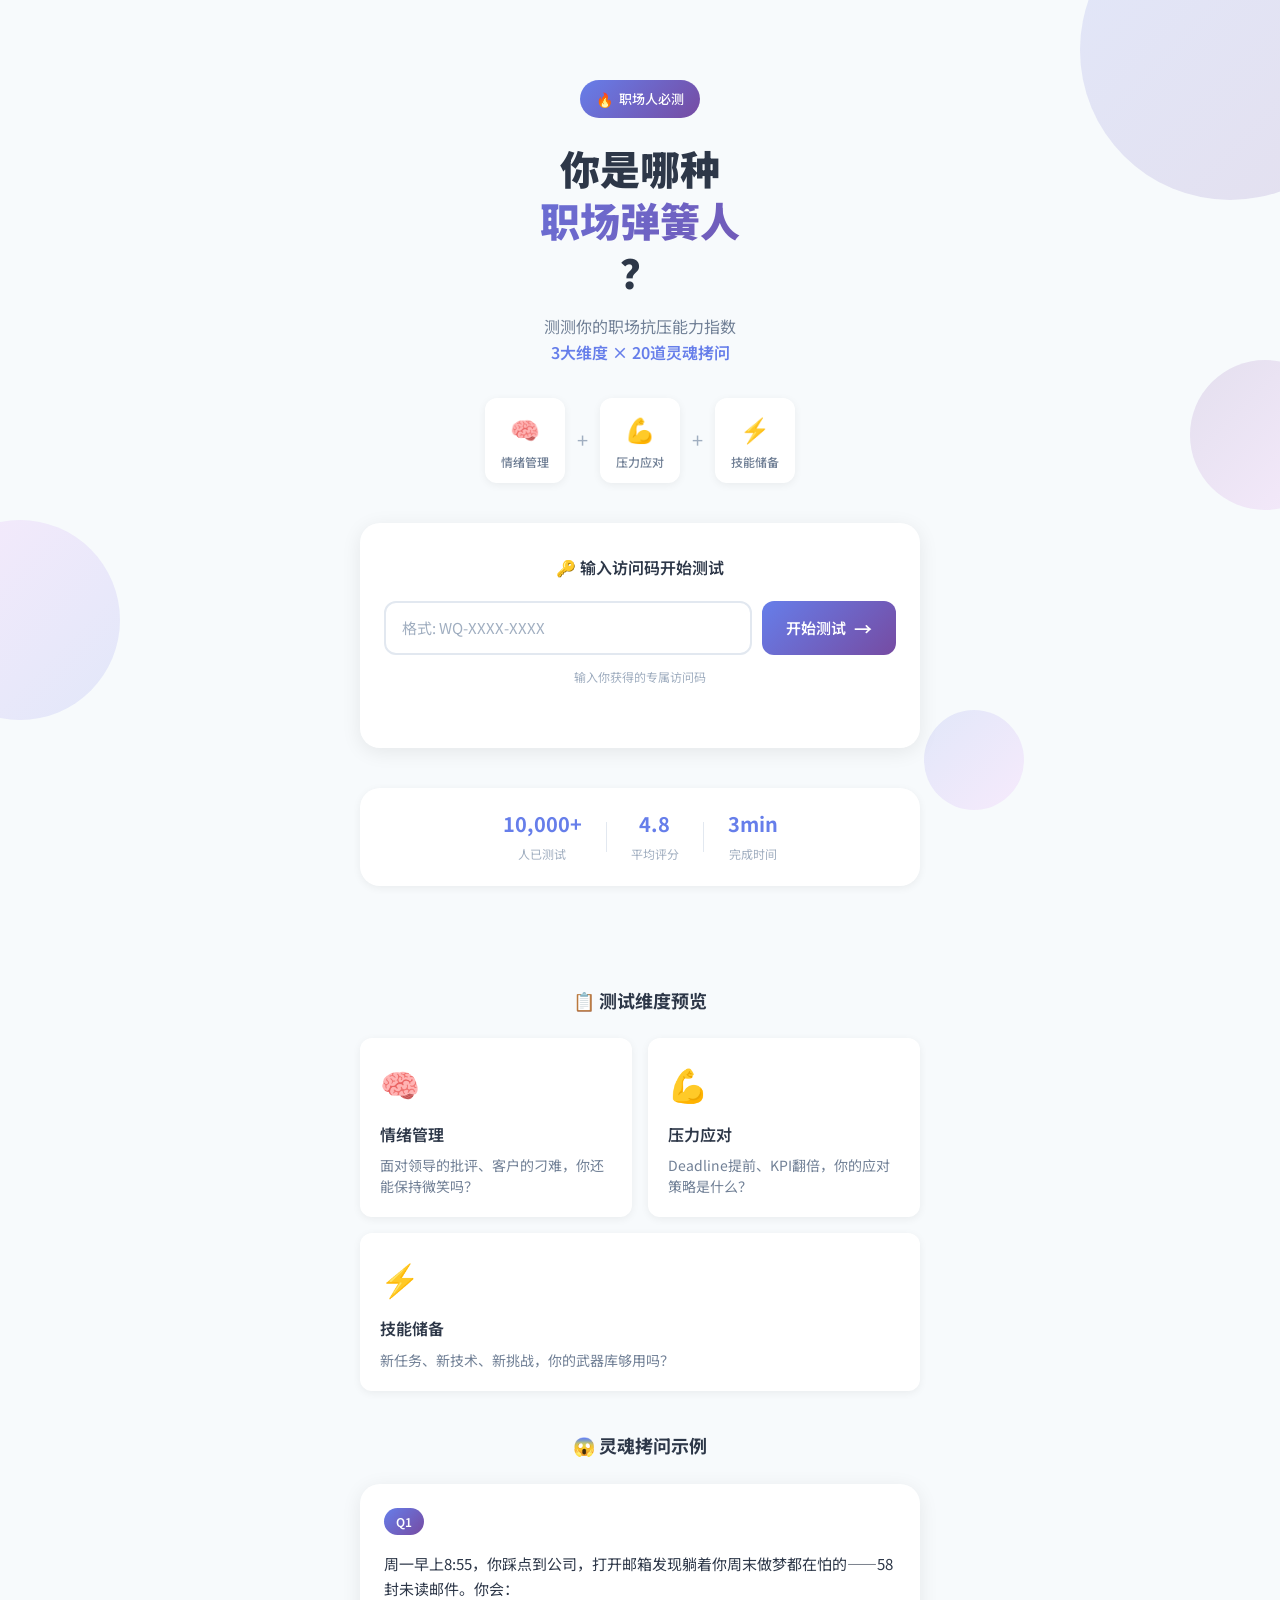
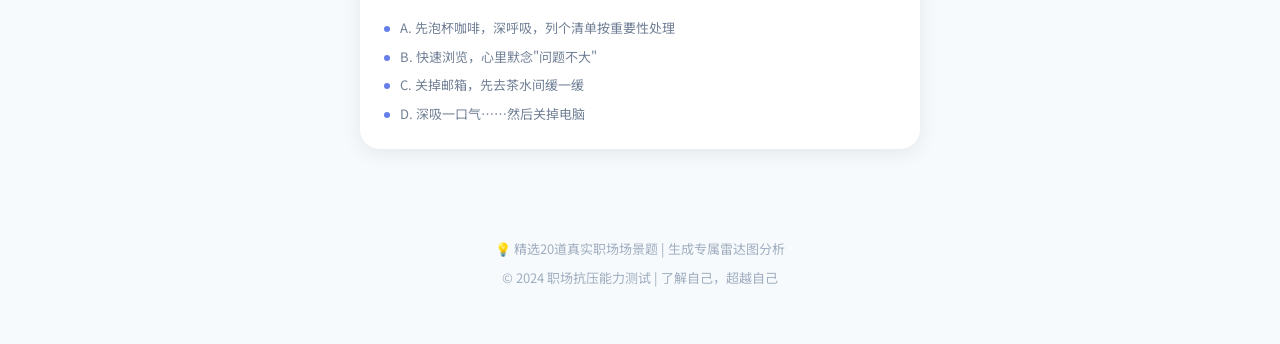
<file: index.html>
<!DOCTYPE html>
<html lang="zh-CN">
<head>
    <meta charset="UTF-8">
    <meta name="viewport" content="width=device-width, initial-scale=1.0">
    <title>职场抗压能力测试 - 你是哪种职场弹簧人？</title>
    <link rel="stylesheet" href="assets/style.css">
    <link href="https://fonts.googleapis.com/css2?family=Noto+Sans+SC:wght@300;400;500;700;900&display=swap" rel="stylesheet">
</head>
<body>
    <div class="container">
        <!-- 背景装饰 -->
        <div class="bg-decoration">
            <div class="floating-shape shape-1"></div>
            <div class="floating-shape shape-2"></div>
            <div class="floating-shape shape-3"></div>
            <div class="floating-shape shape-4"></div>
        </div>

        <!-- 主内容区 -->
        <main class="hero-section">
            <div class="badge">
                <span class="badge-icon">🔥</span>
                <span class="badge-text">职场人必测</span>
            </div>

            <h1 class="main-title">
                <span class="title-line">你是哪种</span>
                <span class="title-highlight">职场弹簧人</span>
                <span class="title-line">？</span>
            </h1>

            <p class="subtitle">
                测测你的职场抗压能力指数<br>
                <span class="highlight-text">3大维度 × 20道灵魂拷问</span>
            </p>

            <div class="features">
                <div class="feature-item">
                    <span class="feature-icon">🧠</span>
                    <span>情绪管理</span>
                </div>
                <div class="feature-divider">+</div>
                <div class="feature-item">
                    <span class="feature-icon">💪</span>
                    <span>压力应对</span>
                </div>
                <div class="feature-divider">+</div>
                <div class="feature-item">
                    <span class="feature-icon">⚡</span>
                    <span>技能储备</span>
                </div>
            </div>

            <!-- 密码验证区域 -->
            <div class="password-section">
                <div class="password-box">
                    <h3 class="password-title">🔑 输入访问码开始测试</h3>
                    <div class="password-input-group">
                        <input type="text" id="accessCode" placeholder="格式: WQ-XXXX-XXXX" maxlength="12" autocomplete="off">
                        <button id="verifyBtn" class="verify-btn">
                            <span class="btn-text">开始测试</span>
                            <span class="btn-icon">→</span>
                        </button>
                    </div>
                    <p class="password-hint">输入你获得的专属访问码</p>
                    <p id="errorMsg" class="error-message"></p>
                </div>
            </div>

            <!-- 统计信息 -->
            <div class="stats-bar">
                <div class="stat-item">
                    <span class="stat-number">10,000+</span>
                    <span class="stat-label">人已测试</span>
                </div>
                <div class="stat-divider"></div>
                <div class="stat-item">
                    <span class="stat-number">4.8</span>
                    <span class="stat-label">平均评分</span>
                </div>
                <div class="stat-divider"></div>
                <div class="stat-item">
                    <span class="stat-number">3min</span>
                    <span class="stat-label">完成时间</span>
                </div>
            </div>
        </main>

        <!-- 预览区 -->
        <section class="preview-section">
            <h2 class="preview-title">📋 测试维度预览</h2>
            <div class="dimension-cards">
                <div class="dimension-card">
                    <div class="card-icon">🧠</div>
                    <h3>情绪管理</h3>
                    <p>面对领导的批评、客户的刁难，你还能保持微笑吗？</p>
                </div>
                <div class="dimension-card">
                    <div class="card-icon">💪</div>
                    <h3>压力应对</h3>
                    <p>Deadline提前、KPI翻倍，你的应对策略是什么？</p>
                </div>
                <div class="dimension-card">
                    <div class="card-icon">⚡</div>
                    <h3>技能储备</h3>
                    <p>新任务、新技术、新挑战，你的武器库够用吗？</p>
                </div>
            </div>
        </section>

        <!-- 题目标题预览 -->
        <section class="question-preview">
            <h2 class="preview-title">😱 灵魂拷问示例</h2>
            <div class="question-card">
                <div class="question-number">Q1</div>
                <div class="question-content">
                    <p>周一早上8:55，你踩点到公司，打开邮箱发现躺着你周末做梦都在怕的——58封未读邮件。你会：</p>
                </div>
                <div class="question-options-preview">
                    <span>A. 先泡杯咖啡，深呼吸，列个清单按重要性处理</span>
                    <span>B. 快速浏览，心里默念"问题不大"</span>
                    <span>C. 关掉邮箱，先去茶水间缓一缓</span>
                    <span>D. 深吸一口气……然后关掉电脑</span>
                </div>
            </div>
        </section>

        <!-- 底部信息 -->
        <footer class="footer">
            <p>💡 精选20道真实职场场景题 | 生成专属雷达图分析</p>
            <p class="copyright">© 2024 职场抗压能力测试 | 了解自己，超越自己</p>
        </footer>
    </div>

    <script src="assets/app.js"></script>
    <script>
        // 页面加载动画
        document.addEventListener('DOMContentLoaded', () => {
            document.body.classList.add('loaded');
        });

        // 密码验证
        document.getElementById('verifyBtn').addEventListener('click', verifyCode);
        document.getElementById('accessCode').addEventListener('keypress', (e) => {
            if (e.key === 'Enter') verifyCode();
        });

        async function verifyCode() {
            const code = document.getElementById('accessCode').value.trim().toUpperCase();
            const errorMsg = document.getElementById('errorMsg');
            const btn = document.getElementById('verifyBtn');

            if (!code) {
                errorMsg.textContent = '请输入访问码';
                return;
            }

            // 格式化验证
            const formatRegex = /^WQ-[A-Z0-9]{4}-[A-Z0-9]{4}$/;
            if (!formatRegex.test(code)) {
                errorMsg.textContent = '访问码格式错误，例：WQ-AB12-CD34';
                return;
            }

            btn.classList.add('loading');
            btn.disabled = true;

            try {
                const response = await fetch('/api/verify', {
                    method: 'POST',
                    headers: { 'Content-Type': 'application/json' },
                    body: JSON.stringify({ code })
                });

                const result = await response.json();

                if (result.success) {
                    // 存储到sessionStorage
                    sessionStorage.setItem('accessCode', code);
                    // 跳转到测试页面
                    window.location.href = 'quiz.html';
                } else {
                    errorMsg.textContent = result.message || '访问码无效或已使用';
                    btn.classList.remove('loading');
                    btn.disabled = false;
                }
            } catch (error) {
                // 开发环境下的离线模式
                console.log('API unavailable, using local verification');
                
                // 从codes.json读取验证
                try {
                    const res = await fetch('data/codes.json');
                    const data = await res.json();
                    
                    if (data.codes.includes(code) && !data.used_codes.includes(code)) {
                        sessionStorage.setItem('accessCode', code);
                        sessionStorage.setItem('usedCodes', JSON.stringify([...data.used_codes, code]));
                        window.location.href = 'quiz.html';
                    } else if (data.used_codes.includes(code)) {
                        errorMsg.textContent = '该访问码已被使用';
                    } else {
                        errorMsg.textContent = '访问码无效';
                    }
                } catch (e) {
                    errorMsg.textContent = '验证服务暂时不可用，请稍后重试';
                }
                
                btn.classList.remove('loading');
                btn.disabled = false;
            }
        }

        // 输入框格式化
        document.getElementById('accessCode').addEventListener('input', function(e) {
            let value = e.target.value.toUpperCase().replace(/[^A-Z0-9]/g, '');
            
            // 格式化 WQ-XXXX-XXXX
            if (value.length > 2) {
                value = value.substring(0, 2) + '-' + value.substring(2);
            }
            if (value.length > 7) {
                value = value.substring(0, 7) + '-' + value.substring(7);
            }
            if (value.length > 12) {
                value = value.substring(0, 12);
            }
            
            e.target.value = value;
        });
    </script>
</body>
</html>
</file>
<file: assets/style.css>
/* ================================================
   职场抗压能力测试 - 样式表
   ================================================ */

/* ========== 基础样式 ========== */
* {
    margin: 0;
    padding: 0;
    box-sizing: border-box;
}

:root {
    --primary: #667eea;
    --primary-dark: #5a67d8;
    --secondary: #764ba2;
    --accent: #f093fb;
    --success: #48bb78;
    --warning: #ed8936;
    --danger: #fc8181;
    --text-primary: #2d3748;
    --text-secondary: #718096;
    --text-light: #a0aec0;
    --bg-light: #f7fafc;
    --bg-card: #ffffff;
    --shadow-sm: 0 2px 8px rgba(0, 0, 0, 0.06);
    --shadow-md: 0 4px 20px rgba(0, 0, 0, 0.08);
    --shadow-lg: 0 10px 40px rgba(0, 0, 0, 0.12);
    --radius-sm: 8px;
    --radius-md: 12px;
    --radius-lg: 20px;
    --radius-xl: 28px;
}

body {
    font-family: 'Noto Sans SC', -apple-system, BlinkMacSystemFont, sans-serif;
    background: var(--bg-light);
    color: var(--text-primary);
    line-height: 1.6;
    overflow-x: hidden;
}

.container {
    max-width: 480px;
    margin: 0 auto;
    padding: 0 20px;
    position: relative;
}

/* ========== 背景装饰 ========== */
.bg-decoration {
    position: fixed;
    top: 0;
    left: 0;
    width: 100%;
    height: 100%;
    pointer-events: none;
    z-index: 0;
    overflow: hidden;
}

.floating-shape {
    position: absolute;
    border-radius: 50%;
    opacity: 0.15;
    animation: float 20s ease-in-out infinite;
}

.shape-1 {
    width: 300px;
    height: 300px;
    background: linear-gradient(135deg, var(--primary), var(--secondary));
    top: -100px;
    right: -100px;
    animation-delay: 0s;
}

.shape-2 {
    width: 200px;
    height: 200px;
    background: linear-gradient(135deg, var(--accent), var(--primary));
    bottom: 20%;
    left: -80px;
    animation-delay: -5s;
}

.shape-3 {
    width: 150px;
    height: 150px;
    background: linear-gradient(135deg, var(--secondary), var(--accent));
    top: 40%;
    right: -60px;
    animation-delay: -10s;
}

.shape-4 {
    width: 100px;
    height: 100px;
    background: linear-gradient(135deg, var(--primary), var(--accent));
    bottom: 10%;
    right: 20%;
    animation-delay: -15s;
}

@keyframes float {
    0%, 100% { transform: translate(0, 0) rotate(0deg); }
    25% { transform: translate(20px, -30px) rotate(5deg); }
    50% { transform: translate(-10px, 20px) rotate(-5deg); }
    75% { transform: translate(30px, 10px) rotate(3deg); }
}

/* ========== 首页样式 ========== */
.hero-section {
    position: relative;
    z-index: 1;
    padding: 60px 0 40px;
    text-align: center;
}

.badge {
    display: inline-flex;
    align-items: center;
    gap: 6px;
    background: linear-gradient(135deg, var(--primary), var(--secondary));
    color: white;
    padding: 8px 16px;
    border-radius: 50px;
    font-size: 13px;
    font-weight: 500;
    margin-bottom: 24px;
    animation: slideDown 0.6s ease-out;
}

.badge-icon {
    font-size: 14px;
}

@keyframes slideDown {
    from {
        opacity: 0;
        transform: translateY(-20px);
    }
    to {
        opacity: 1;
        transform: translateY(0);
    }
}

.main-title {
    font-size: 32px;
    font-weight: 900;
    line-height: 1.3;
    margin-bottom: 16px;
    animation: fadeIn 0.8s ease-out 0.2s both;
}

.title-line {
    display: block;
    color: var(--text-primary);
}

.title-highlight {
    display: block;
    background: linear-gradient(135deg, var(--primary), var(--secondary));
    -webkit-background-clip: text;
    -webkit-text-fill-color: transparent;
    background-clip: text;
}

.subtitle {
    font-size: 16px;
    color: var(--text-secondary);
    margin-bottom: 32px;
    animation: fadeIn 0.8s ease-out 0.4s both;
}

.highlight-text {
    color: var(--primary);
    font-weight: 600;
}

.features {
    display: flex;
    justify-content: center;
    align-items: center;
    gap: 12px;
    margin-bottom: 40px;
    animation: fadeIn 0.8s ease-out 0.6s both;
}

.feature-item {
    display: flex;
    flex-direction: column;
    align-items: center;
    gap: 4px;
    padding: 12px 16px;
    background: white;
    border-radius: var(--radius-md);
    box-shadow: var(--shadow-sm);
}

.feature-icon {
    font-size: 24px;
}

.feature-item span:last-child {
    font-size: 12px;
    font-weight: 500;
    color: var(--text-secondary);
}

.feature-divider {
    color: var(--text-light);
    font-size: 20px;
}

/* ========== 密码验证区域 ========== */
.password-section {
    animation: fadeIn 0.8s ease-out 0.8s both;
}

.password-box {
    background: white;
    border-radius: var(--radius-lg);
    padding: 32px 24px;
    box-shadow: var(--shadow-md);
}

.password-title {
    font-size: 16px;
    font-weight: 600;
    margin-bottom: 20px;
    color: var(--text-primary);
}

.password-input-group {
    display: flex;
    gap: 10px;
}

.password-input-group input {
    flex: 1;
    padding: 14px 16px;
    border: 2px solid #e2e8f0;
    border-radius: var(--radius-md);
    font-size: 15px;
    font-family: inherit;
    transition: all 0.3s ease;
    text-transform: uppercase;
    letter-spacing: 1px;
}

.password-input-group input:focus {
    outline: none;
    border-color: var(--primary);
    box-shadow: 0 0 0 3px rgba(102, 126, 234, 0.15);
}

.password-input-group input::placeholder {
    text-transform: none;
    letter-spacing: normal;
    color: var(--text-light);
}

.verify-btn {
    display: flex;
    align-items: center;
    gap: 8px;
    padding: 14px 24px;
    background: linear-gradient(135deg, var(--primary), var(--secondary));
    color: white;
    border: none;
    border-radius: var(--radius-md);
    font-size: 15px;
    font-weight: 600;
    font-family: inherit;
    cursor: pointer;
    transition: all 0.3s ease;
}

.verify-btn:hover {
    transform: translateY(-2px);
    box-shadow: 0 4px 15px rgba(102, 126, 234, 0.4);
}

.verify-btn:active {
    transform: translateY(0);
}

.verify-btn.loading {
    opacity: 0.8;
    pointer-events: none;
}

.verify-btn.loading .btn-text {
    display: none;
}

.verify-btn.loading .btn-icon {
    animation: spin 1s linear infinite;
}

@keyframes spin {
    from { transform: rotate(0deg); }
    to { transform: rotate(360deg); }
}

.password-hint {
    font-size: 12px;
    color: var(--text-light);
    margin-top: 12px;
}

.error-message {
    font-size: 13px;
    color: var(--danger);
    margin-top: 10px;
    min-height: 20px;
}

/* ========== 统计信息 ========== */
.stats-bar {
    display: flex;
    justify-content: center;
    align-items: center;
    gap: 24px;
    margin-top: 40px;
    padding: 20px;
    background: white;
    border-radius: var(--radius-lg);
    box-shadow: var(--shadow-sm);
    animation: fadeIn 0.8s ease-out 1s both;
}

.stat-item {
    text-align: center;
}

.stat-number {
    display: block;
    font-size: 20px;
    font-weight: 700;
    color: var(--primary);
}

.stat-label {
    font-size: 12px;
    color: var(--text-light);
}

.stat-divider {
    width: 1px;
    height: 30px;
    background: #e2e8f0;
}

/* ========== 预览区域 ========== */
.preview-section {
    position: relative;
    z-index: 1;
    padding: 40px 0;
}

.preview-title {
    font-size: 18px;
    font-weight: 700;
    text-align: center;
    margin-bottom: 24px;
    color: var(--text-primary);
}

.dimension-cards {
    display: flex;
    flex-direction: column;
    gap: 16px;
}

.dimension-card {
    background: white;
    border-radius: var(--radius-md);
    padding: 20px;
    box-shadow: var(--shadow-sm);
    text-align: left;
    transition: all 0.3s ease;
}

.dimension-card:hover {
    transform: translateY(-3px);
    box-shadow: var(--shadow-md);
}

.card-icon {
    font-size: 32px;
    margin-bottom: 12px;
}

.dimension-card h3 {
    font-size: 16px;
    font-weight: 600;
    margin-bottom: 8px;
    color: var(--text-primary);
}

.dimension-card p {
    font-size: 14px;
    color: var(--text-secondary);
    line-height: 1.5;
}

/* ========== 题目标题预览 ========== */
.question-preview {
    position: relative;
    z-index: 1;
    padding: 0 0 60px;
}

.question-card {
    background: white;
    border-radius: var(--radius-lg);
    padding: 24px;
    box-shadow: var(--shadow-md);
}

.question-number {
    display: inline-block;
    background: linear-gradient(135deg, var(--primary), var(--secondary));
    color: white;
    padding: 4px 12px;
    border-radius: 50px;
    font-size: 12px;
    font-weight: 600;
    margin-bottom: 16px;
}

.question-content p {
    font-size: 15px;
    line-height: 1.7;
    color: var(--text-primary);
    margin-bottom: 16px;
}

.question-options-preview {
    display: flex;
    flex-direction: column;
    gap: 8px;
}

.question-options-preview span {
    font-size: 13px;
    color: var(--text-secondary);
    padding-left: 16px;
    position: relative;
}

.question-options-preview span::before {
    content: '';
    position: absolute;
    left: 0;
    top: 8px;
    width: 6px;
    height: 6px;
    background: var(--primary);
    border-radius: 50%;
}

/* ========== 页脚 ========== */
.footer {
    position: relative;
    z-index: 1;
    text-align: center;
    padding: 30px 0;
    color: var(--text-light);
    font-size: 13px;
}

.footer p:first-child {
    margin-bottom: 8px;
}

/* ========== 动画 ========== */
@keyframes fadeIn {
    from {
        opacity: 0;
        transform: translateY(20px);
    }
    to {
        opacity: 1;
        transform: translateY(0);
    }
}

body.loaded .hero-section > * {
    animation-play-state: running;
}

/* ================================================
   测评页面样式
   ================================================ */

.quiz-page {
    background: linear-gradient(180deg, #f0f2ff 0%, #f7fafc 100%);
    min-height: 100vh;
}

/* 头部 */
.quiz-header {
    position: sticky;
    top: 0;
    background: white;
    z-index: 100;
    box-shadow: var(--shadow-sm);
}

.header-content {
    display: flex;
    justify-content: space-between;
    align-items: center;
    padding: 16px 20px;
}

.logo {
    display: flex;
    align-items: center;
    gap: 8px;
}

.logo-icon {
    font-size: 24px;
}

.logo-text {
    font-size: 15px;
    font-weight: 600;
    color: var(--text-primary);
}

.progress-info {
    font-size: 14px;
    color: var(--text-secondary);
}

.progress-info strong {
    color: var(--primary);
    font-weight: 700;
}

.progress-bar-container {
    height: 4px;
    background: #e2e8f0;
}

.progress-bar {
    height: 100%;
    background: linear-gradient(90deg, var(--primary), var(--secondary));
    width: 0;
    transition: width 0.5s ease;
}

/* 维度标签 */
.dimension-badge {
    display: inline-flex;
    align-items: center;
    gap: 6px;
    background: white;
    padding: 8px 16px;
    border-radius: 50px;
    box-shadow: var(--shadow-sm);
    margin: 20px 0;
    font-size: 13px;
    font-weight: 500;
}

.dimension-icon {
    font-size: 16px;
}

/* 主内容区 */
.quiz-main {
    padding: 0 20px 40px;
    max-width: 480px;
    margin: 0 auto;
}

/* 题目卡片 */
.question-card-main {
    background: white;
    border-radius: var(--radius-xl);
    padding: 28px 24px;
    box-shadow: var(--shadow-md);
    margin-bottom: 24px;
    opacity: 0;
    transform: translateY(20px);
    transition: all 0.4s ease;
}

.question-card-main.animate-in {
    opacity: 1;
    transform: translateY(0);
}

.question-number-badge {
    display: inline-block;
    background: linear-gradient(135deg, var(--primary), var(--secondary));
    color: white;
    padding: 6px 14px;
    border-radius: 50px;
    font-size: 14px;
    font-weight: 700;
    margin-bottom: 20px;
}

.scenario-container {
    margin-bottom: 24px;
}

.scenario-text {
    font-size: 16px;
    line-height: 1.8;
    color: var(--text-primary);
}

/* 选项 */
.options-container {
    display: flex;
    flex-direction: column;
    gap: 12px;
}

.option-item {
    display: flex;
    align-items: flex-start;
    gap: 12px;
    padding: 16px;
    background: var(--bg-light);
    border-radius: var(--radius-md);
    cursor: pointer;
    transition: all 0.3s ease;
    border: 2px solid transparent;
    opacity: 0;
    transform: translateX(-20px);
}

.option-item.animate-in {
    opacity: 1;
    transform: translateX(0);
}

.option-item:hover {
    background: #eef2ff;
    border-color: var(--primary);
}

.option-item.selected {
    background: linear-gradient(135deg, rgba(102, 126, 234, 0.1), rgba(118, 75, 162, 0.1));
    border-color: var(--primary);
}

.option-item.pulse {
    animation: optionPulse 0.2s ease;
}

@keyframes optionPulse {
    50% { transform: scale(1.02); }
}

.option-label {
    flex-shrink: 0;
    width: 28px;
    height: 28px;
    display: flex;
    align-items: center;
    justify-content: center;
    background: white;
    border-radius: 50%;
    font-size: 13px;
    font-weight: 600;
    color: var(--text-secondary);
    transition: all 0.3s ease;
}

.option-item.selected .option-label {
    background: var(--primary);
    color: white;
}

.option-text {
    flex: 1;
    font-size: 14px;
    line-height: 1.6;
    color: var(--text-primary);
}

.option-check {
    flex-shrink: 0;
    width: 24px;
    height: 24px;
    display: flex;
    align-items: center;
    justify-content: center;
    color: var(--primary);
    font-size: 16px;
    opacity: 0;
    transform: scale(0);
    transition: all 0.3s ease;
}

.option-item.selected .option-check {
    opacity: 1;
    transform: scale(1);
}

/* 导航按钮 */
.quiz-nav {
    display: flex;
    gap: 12px;
    margin-bottom: 24px;
}

.nav-btn {
    flex: 1;
    display: flex;
    align-items: center;
    justify-content: center;
    gap: 8px;
    padding: 16px;
    border: none;
    border-radius: var(--radius-md);
    font-size: 15px;
    font-weight: 600;
    font-family: inherit;
    cursor: pointer;
    transition: all 0.3s ease;
}

.prev-btn {
    background: white;
    color: var(--text-secondary);
    box-shadow: var(--shadow-sm);
}

.prev-btn:hover:not(:disabled) {
    background: #f7fafc;
}

.prev-btn:disabled {
    opacity: 0.5;
    cursor: not-allowed;
}

.next-btn, .submit-btn {
    background: linear-gradient(135deg, var(--primary), var(--secondary));
    color: white;
}

.next-btn:hover:not(:disabled), .submit-btn:hover:not(:disabled) {
    transform: translateY(-2px);
    box-shadow: 0 4px 15px rgba(102, 126, 234, 0.4);
}

.next-btn:disabled, .submit-btn:disabled {
    opacity: 0.5;
    cursor: not-allowed;
    transform: none;
    box-shadow: none;
}

/* 答题进度指示器 */
.question-dots {
    display: flex;
    flex-wrap: wrap;
    justify-content: center;
    gap: 8px;
}

.dot {
    width: 10px;
    height: 10px;
    background: #e2e8f0;
    border-radius: 50%;
    cursor: pointer;
    transition: all 0.3s ease;
}

.dot:hover {
    background: var(--primary);
    transform: scale(1.2);
}

.dot.current {
    background: var(--primary);
    transform: scale(1.3);
}

.dot.answered {
    background: var(--secondary);
}

/* 退出模态框 */
.exit-modal {
    position: fixed;
    top: 0;
    left: 0;
    width: 100%;
    height: 100%;
    background: rgba(0, 0, 0, 0.5);
    display: flex;
    align-items: center;
    justify-content: center;
    z-index: 1000;
    opacity: 0;
    visibility: hidden;
    transition: all 0.3s ease;
}

.exit-modal.show {
    opacity: 1;
    visibility: visible;
}

.modal-content {
    background: white;
    border-radius: var(--radius-lg);
    padding: 32px;
    text-align: center;
    max-width: 320px;
    transform: scale(0.9);
    transition: transform 0.3s ease;
}

.exit-modal.show .modal-content {
    transform: scale(1);
}

.modal-content h3 {
    font-size: 18px;
    margin-bottom: 8px;
}

.modal-content p {
    font-size: 14px;
    color: var(--text-secondary);
    margin-bottom: 24px;
}

.modal-buttons {
    display: flex;
    gap: 12px;
}

.modal-btn {
    flex: 1;
    padding: 12px;
    border: none;
    border-radius: var(--radius-md);
    font-size: 14px;
    font-weight: 600;
    font-family: inherit;
    cursor: pointer;
}

.modal-btn.cancel {
    background: #e2e8f0;
    color: var(--text-secondary);
}

.modal-btn.confirm {
    background: var(--danger);
    color: white;
}

/* ================================================
   结果页面样式
   ================================================ */

.result-page {
    background: linear-gradient(180deg, #f0f2ff 0%, #f7fafc 100%);
    min-height: 100vh;
    padding-bottom: 40px;
}

.result-header {
    background: white;
    padding: 20px;
    box-shadow: var(--shadow-sm);
}

.header-top {
    margin-bottom: 16px;
}

.back-btn {
    font-size: 14px;
    color: var(--primary);
    cursor: pointer;
    transition: color 0.3s ease;
}

.back-btn:hover {
    color: var(--primary-dark);
}

.header-content {
    text-align: center;
}

.result-badge {
    display: inline-block;
    background: linear-gradient(135deg, rgba(102, 126, 234, 0.1), rgba(118, 75, 162, 0.1));
    color: var(--primary);
    padding: 6px 16px;
    border-radius: 50px;
    font-size: 13px;
    font-weight: 600;
    margin-bottom: 12px;
}

.result-title {
    font-size: 24px;
    font-weight: 700;
    color: var(--text-primary);
}

.result-title.loading-dots::after {
    content: '';
    animation: dots 1.5s infinite;
}

@keyframes dots {
    0%, 20% { content: ''; }
    40% { content: '.'; }
    60% { content: '..'; }
    80%, 100% { content: '...'; }
}

/* 主要结果卡片 */
.result-main {
    max-width: 480px;
    margin: 0 auto;
    padding: 24px 20px;
}

/* 总分卡片 */
.score-card {
    background: white;
    border-radius: var(--radius-xl);
    padding: 32px 24px;
    box-shadow: var(--shadow-md);
    margin-bottom: 20px;
    text-align: center;
}

.score-main {
    display: flex;
    flex-direction: column;
    align-items: center;
    gap: 24px;
}

.score-circle {
    position: relative;
    width: 160px;
    height: 160px;
}

.score-ring {
    transform: rotate(-90deg);
}

.ring-bg {
    fill: none;
    stroke: #e2e8f0;
    stroke-width: 12;
}

.ring-progress {
    fill: none;
    stroke-width: 12;
    stroke-linecap: round;
}

.score-inner {
    position: absolute;
    top: 50%;
    left: 50%;
    transform: translate(-50%, -50%);
    text-align: center;
}

.score-number {
    display: block;
    font-size: 48px;
    font-weight: 900;
    background: linear-gradient(135deg, var(--primary), var(--secondary));
    -webkit-background-clip: text;
    -webkit-text-fill-color: transparent;
    background-clip: text;
    line-height: 1;
}

.score-label {
    font-size: 14px;
    color: var(--text-light);
    margin-top: 4px;
}

.score-info {
    text-align: center;
}

.title-badge {
    display: inline-flex;
    align-items: center;
    gap: 8px;
    background: linear-gradient(135deg, var(--primary), var(--secondary));
    color: white;
    padding: 10px 20px;
    border-radius: 50px;
    margin-bottom: 12px;
}

.title-emoji {
    font-size: 20px;
}

.title-text {
    font-size: 16px;
    font-weight: 700;
}

.title-desc {
    font-size: 14px;
    color: var(--text-secondary);
    line-height: 1.6;
    max-width: 300px;
}

/* 雷达图卡片 */
.radar-card {
    background: white;
    border-radius: var(--radius-xl);
    padding: 24px;
    box-shadow: var(--shadow-md);
    margin-bottom: 20px;
}

.card-title {
    display: flex;
    align-items: center;
    gap: 8px;
    font-size: 16px;
    font-weight: 700;
    margin-bottom: 20px;
    color: var(--text-primary);
}

.title-icon {
    font-size: 20px;
}

.radar-container {
    width: 100%;
}

/* 维度分析卡片 */
.analysis-cards {
    display: flex;
    flex-direction: column;
    gap: 16px;
    margin-bottom: 20px;
}

.analysis-card {
    background: white;
    border-radius: var(--radius-xl);
    padding: 24px;
    box-shadow: var(--shadow-md);
    opacity: 0;
    transform: translateY(20px);
    animation: slideUp 0.6s ease forwards;
}

@keyframes slideUp {
    to {
        opacity: 1;
        transform: translateY(0);
    }
}

.analysis-header {
    display: flex;
    align-items: center;
    gap: 10px;
    margin-bottom: 16px;
    flex-wrap: wrap;
}

.analysis-icon {
    font-size: 24px;
}

.analysis-title {
    font-size: 16px;
    font-weight: 700;
    color: var(--text-primary);
}

.analysis-score {
    font-size: 18px;
    font-weight: 700;
    color: var(--primary);
    margin-left: auto;
}

.analysis-level {
    font-size: 12px;
    padding: 4px 10px;
    border-radius: 50px;
    font-weight: 600;
}

.level-good {
    background: rgba(72, 187, 120, 0.15);
    color: var(--success);
}

.level-ok {
    background: rgba(237, 137, 54, 0.15);
    color: var(--warning);
}

.level-warn {
    background: rgba(252, 129, 129, 0.15);
    color: var(--danger);
}

.analysis-bar {
    height: 8px;
    background: #e2e8f0;
    border-radius: 4px;
    margin-bottom: 16px;
    overflow: hidden;
}

.bar-fill {
    height: 100%;
    background: linear-gradient(90deg, var(--primary), var(--secondary));
    border-radius: 4px;
    width: 0;
    transition: width 1s ease;
}

.analysis-desc {
    font-size: 14px;
    color: var(--text-secondary);
    line-height: 1.7;
    margin-bottom: 16px;
}

.analysis-tips {
    background: var(--bg-light);
    border-radius: var(--radius-md);
    padding: 16px;
}

.analysis-tips h4 {
    font-size: 13px;
    font-weight: 600;
    color: var(--text-primary);
    margin-bottom: 10px;
}

.analysis-tips ul {
    list-style: none;
}

.analysis-tips li {
    font-size: 13px;
    color: var(--text-secondary);
    padding: 6px 0;
    padding-left: 16px;
    position: relative;
}

.analysis-tips li::before {
    content: '•';
    position: absolute;
    left: 0;
    color: var(--primary);
}

/* 分享文案卡片 */
.share-card {
    background: white;
    border-radius: var(--radius-xl);
    padding: 24px;
    box-shadow: var(--shadow-md);
    margin-bottom: 20px;
}

.share-content {
    background: var(--bg-light);
    border-radius: var(--radius-md);
    padding: 20px;
    margin-bottom: 16px;
}

.share-text {
    font-size: 14px;
    line-height: 1.8;
    color: var(--text-primary);
    margin-bottom: 16px;
}

.copy-btn {
    width: 100%;
    display: flex;
    align-items: center;
    justify-content: center;
    gap: 8px;
    padding: 14px;
    background: linear-gradient(135deg, var(--primary), var(--secondary));
    color: white;
    border: none;
    border-radius: var(--radius-md);
    font-size: 15px;
    font-weight: 600;
    font-family: inherit;
    cursor: pointer;
    transition: all 0.3s ease;
}

.copy-btn:hover {
    transform: translateY(-2px);
    box-shadow: 0 4px 15px rgba(102, 126, 234, 0.4);
}

.share-preview {
    text-align: center;
}

.preview-hint {
    font-size: 12px;
    color: var(--text-light);
}

/* 操作按钮 */
.action-buttons {
    display: flex;
    gap: 12px;
    margin-bottom: 24px;
}

.action-btn {
    flex: 1;
    display: flex;
    align-items: center;
    justify-content: center;
    gap: 8px;
    padding: 16px;
    border: none;
    border-radius: var(--radius-md);
    font-size: 15px;
    font-weight: 600;
    font-family: inherit;
    cursor: pointer;
    transition: all 0.3s ease;
}

.retry-btn {
    background: white;
    color: var(--text-secondary);
    box-shadow: var(--shadow-sm);
}

.retry-btn:hover {
    background: #f7fafc;
}

.share-btn {
    background: linear-gradient(135deg, var(--primary), var(--secondary));
    color: white;
}

.share-btn:hover {
    transform: translateY(-2px);
    box-shadow: 0 4px 15px rgba(102, 126, 234, 0.4);
}

.btn-icon {
    font-size: 18px;
}

/* 图片提示 */
.image-tip {
    text-align: center;
    padding: 16px;
    background: rgba(102, 126, 234, 0.1);
    border-radius: var(--radius-md);
    margin-bottom: 20px;
}

.image-tip p {
    font-size: 13px;
    color: var(--primary);
}

/* 分享图片区域 */
.share-image-container {
    max-width: 480px;
    margin: 0 auto;
    padding: 0 20px 40px;
}

.share-image {
    border-radius: var(--radius-lg);
    overflow: hidden;
    box-shadow: var(--shadow-lg);
}

.share-img-content {
    padding: 32px 24px;
    color: white;
    text-align: center;
}

.share-img-badge {
    display: inline-block;
    background: rgba(255, 255, 255, 0.2);
    padding: 8px 16px;
    border-radius: 50px;
    font-size: 13px;
    margin-bottom: 24px;
}

.share-img-score {
    margin-bottom: 32px;
}

.share-img-score-circle {
    display: flex;
    flex-direction: column;
    align-items: center;
    margin-bottom: 16px;
}

.big-score {
    font-size: 72px;
    font-weight: 900;
    line-height: 1;
}

.score-unit {
    font-size: 18px;
    opacity: 0.8;
}

.share-img-title {
    display: flex;
    align-items: center;
    justify-content: center;
    gap: 10px;
    font-size: 20px;
    font-weight: 700;
}

.share-img-dimensions {
    display: flex;
    justify-content: center;
    gap: 24px;
    margin-bottom: 32px;
}

.dim-item {
    display: flex;
    flex-direction: column;
    align-items: center;
    gap: 4px;
}

.dim-icon {
    font-size: 24px;
    margin-bottom: 4px;
}

.dim-name {
    font-size: 12px;
    opacity: 0.8;
}

.dim-score {
    font-size: 20px;
    font-weight: 700;
}

.share-img-footer {
    font-size: 12px;
    opacity: 0.7;
    padding-top: 16px;
    border-top: 1px solid rgba(255, 255, 255, 0.2);
}

/* 结果页脚 */
.result-footer {
    text-align: center;
    padding: 30px 20px;
    color: var(--text-light);
    font-size: 13px;
}

.result-footer p:first-child {
    margin-bottom: 8px;
}

/* Toast 提示 */
.toast {
    position: fixed;
    top: 50%;
    left: 50%;
    transform: translate(-50%, -50%) scale(0.8);
    background: rgba(0, 0, 0, 0.8);
    color: white;
    padding: 16px 32px;
    border-radius: var(--radius-md);
    display: flex;
    align-items: center;
    gap: 10px;
    font-size: 14px;
    font-weight: 500;
    opacity: 0;
    visibility: hidden;
    transition: all 0.3s ease;
    z-index: 1000;
}

.toast.show {
    opacity: 1;
    visibility: visible;
    transform: translate(-50%, -50%) scale(1);
}

.toast-icon {
    font-size: 18px;
}

/* ========== 响应式 ========== */
@media (max-width: 380px) {
    .main-title {
        font-size: 26px;
    }
    
    .features {
        flex-wrap: wrap;
    }
    
    .feature-item {
        padding: 10px 12px;
    }
    
    .feature-icon {
        font-size: 20px;
    }
    
    .dimension-cards {
        gap: 12px;
    }
    
    .score-circle {
        width: 140px;
        height: 140px;
    }
    
    .score-number {
        font-size: 40px;
    }
    
    .share-img-dimensions {
        gap: 16px;
    }
    
    .big-score {
        font-size: 56px;
    }
}

@media (min-width: 768px) {
    .container {
        max-width: 600px;
    }
    
    .hero-section {
        padding: 80px 0 60px;
    }
    
    .main-title {
        font-size: 40px;
    }
    
    .dimension-cards {
        flex-direction: row;
        flex-wrap: wrap;
    }
    
    .dimension-card {
        flex: 1;
        min-width: 180px;
    }
}
</file>
